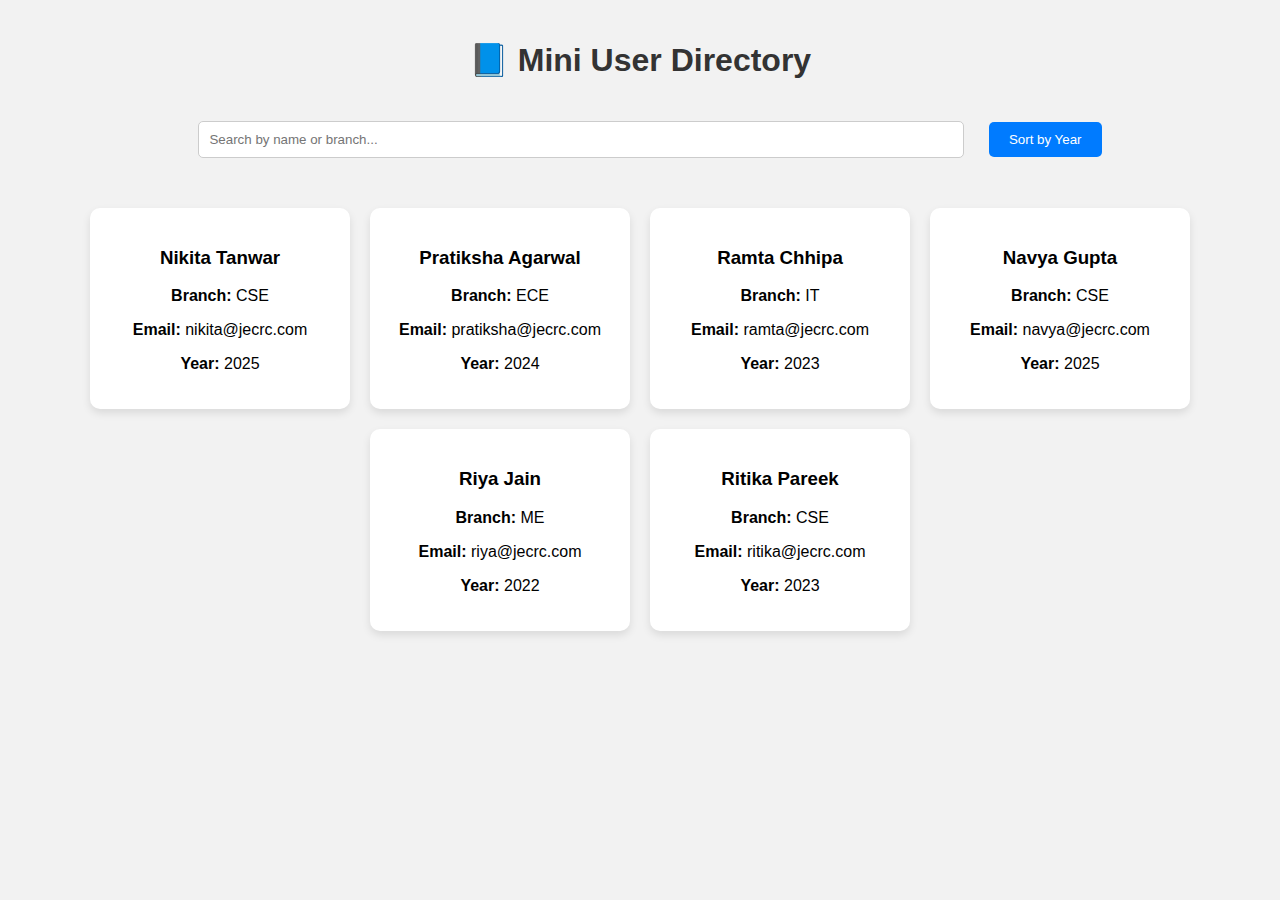
<file: index.html>
<!DOCTYPE html>
<html lang="en">
<head>
  <meta charset="UTF-8">
  <title>Mini User Directory</title>
  <link rel="stylesheet" href="style.css">
</head>
<body>

  <h1>📘 Mini User Directory</h1>

  <!-- Search bar -->
  <input type="text" id="searchInput" placeholder="Search by name or branch...">

  <!-- Sort button -->
  <button onclick="sortByYear()">Sort by Year</button>

  <!-- User cards will be inserted here -->
  <div id="userList"></div>

  <script src="script.js"></script>
</body>
</html>
</file>
<file: style.css>
body {
  font-family: Arial, sans-serif;
  text-align: center;
  background-color: #f2f2f2;
  margin: 0;
  padding: 20px;
}

h1 {
  color: #333;
}

input {
  padding: 10px;
  width: 60%;
  margin: 20px;
  border-radius: 5px;
  border: 1px solid #ccc;
}

button {
  padding: 10px 20px;
  background-color: #007bff;
  color: white;
  border: none;
  border-radius: 5px;
  cursor: pointer;
}

button:hover {
  background-color: #0056b3;
}

#userList {
  display: flex;
  flex-wrap: wrap;
  justify-content: center;
  gap: 20px;
  margin-top: 30px;
}

.card {
  background-color: white;
  width: 220px;
  padding: 20px;
  border-radius: 10px;
  box-shadow: 0 4px 8px rgba(0,0,0,0.1);
  text-align: left;
}
</file>
